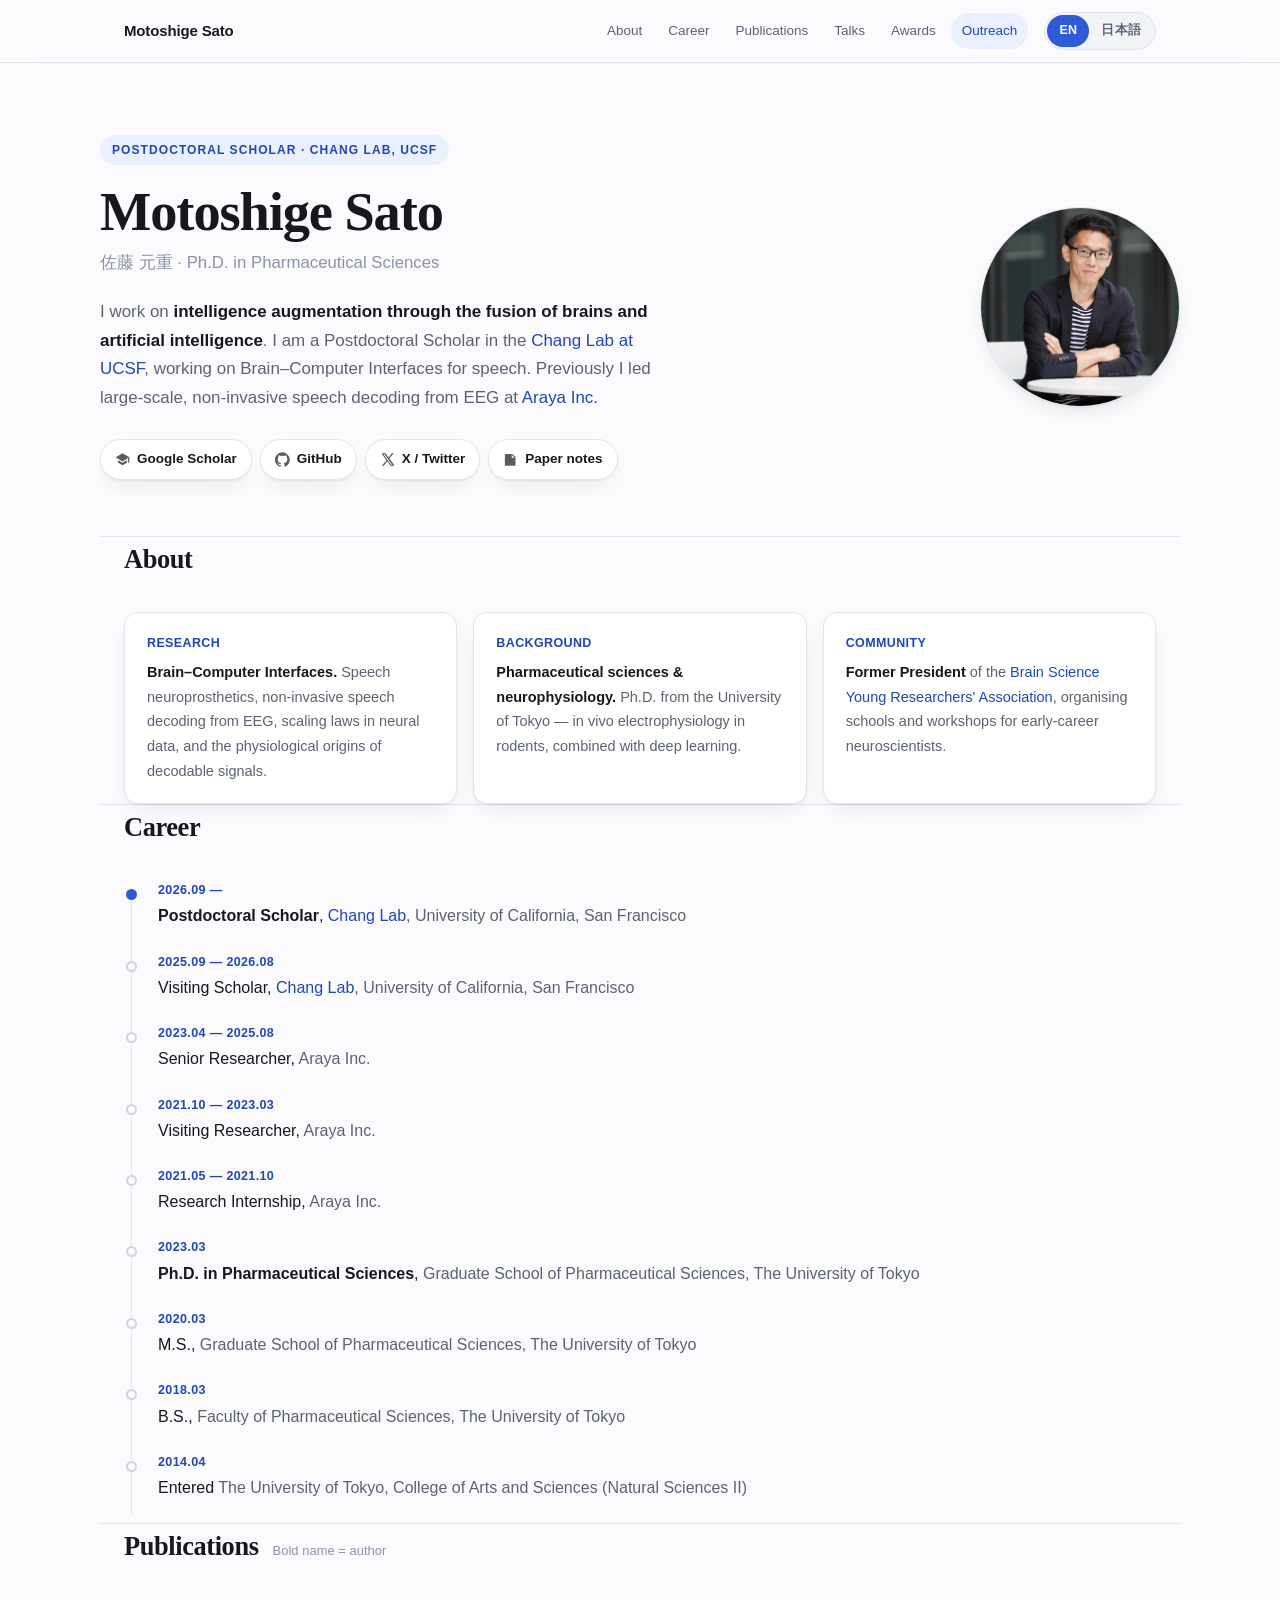
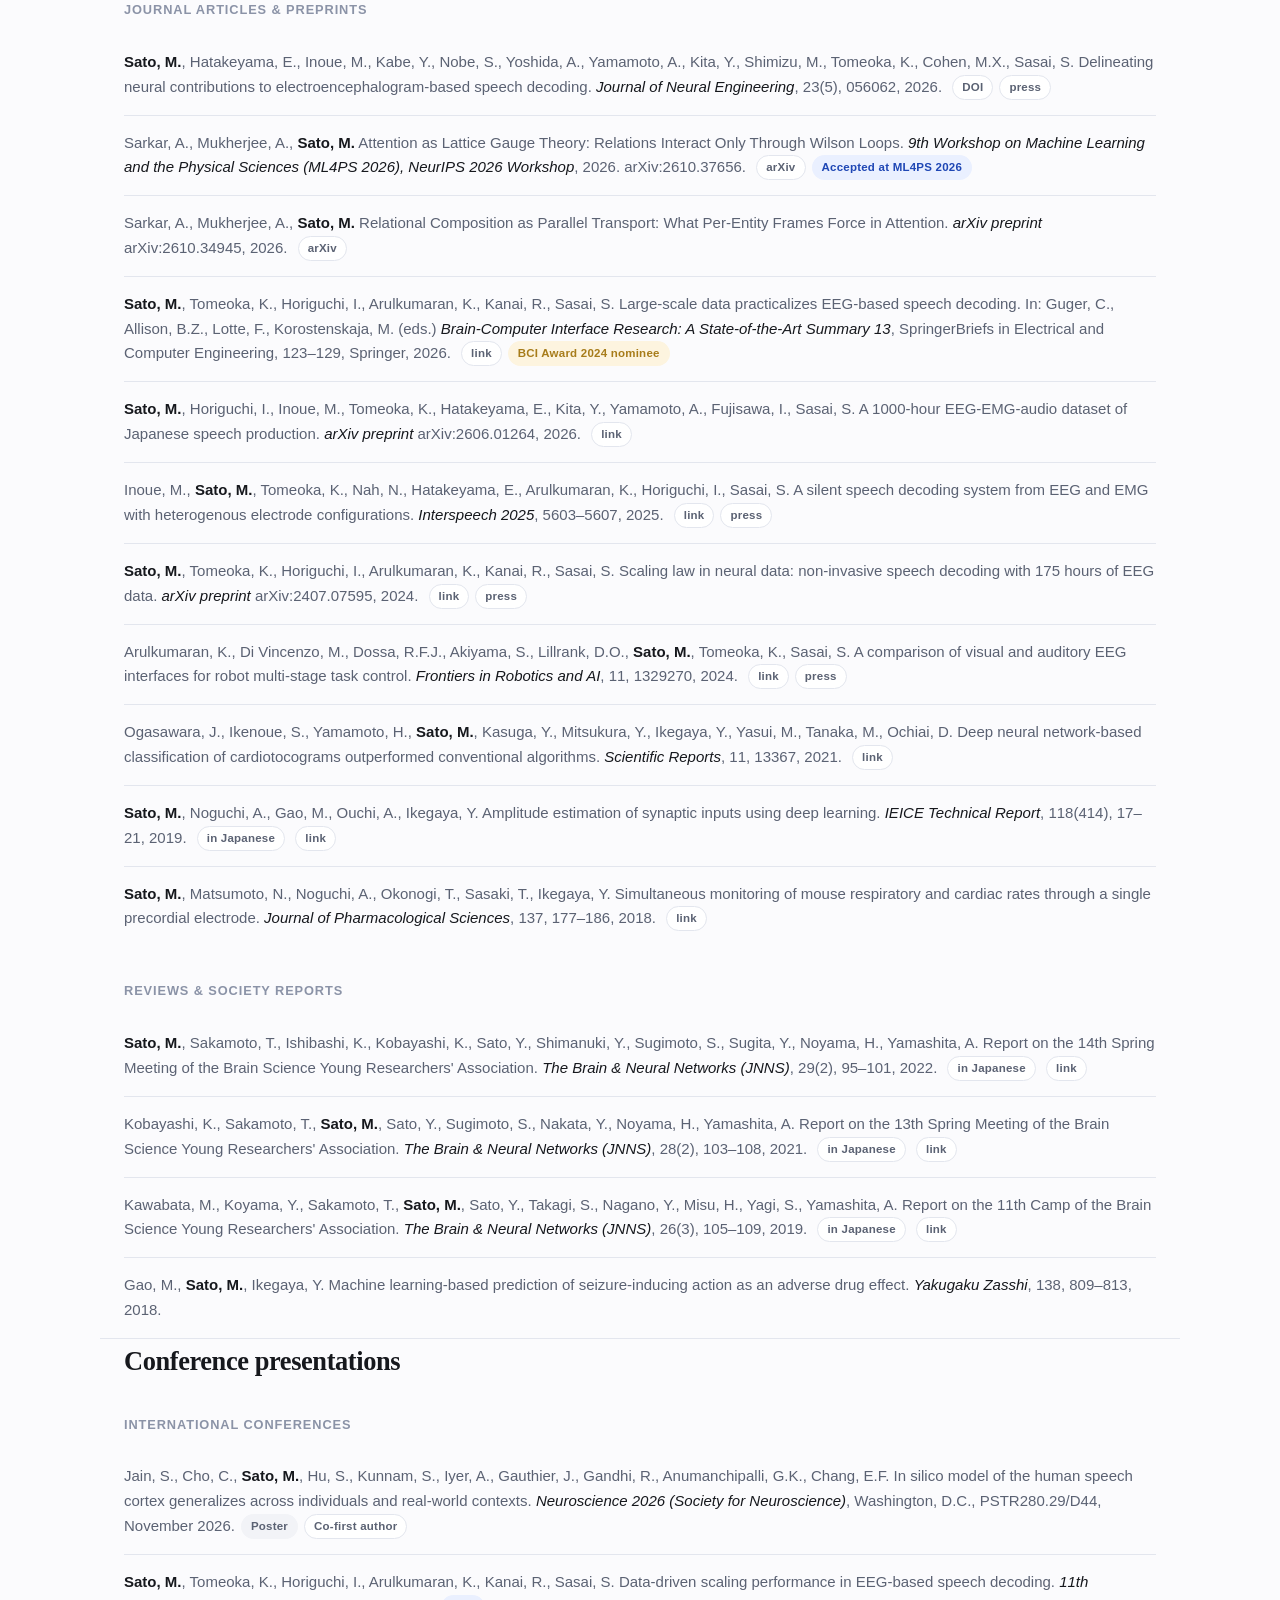
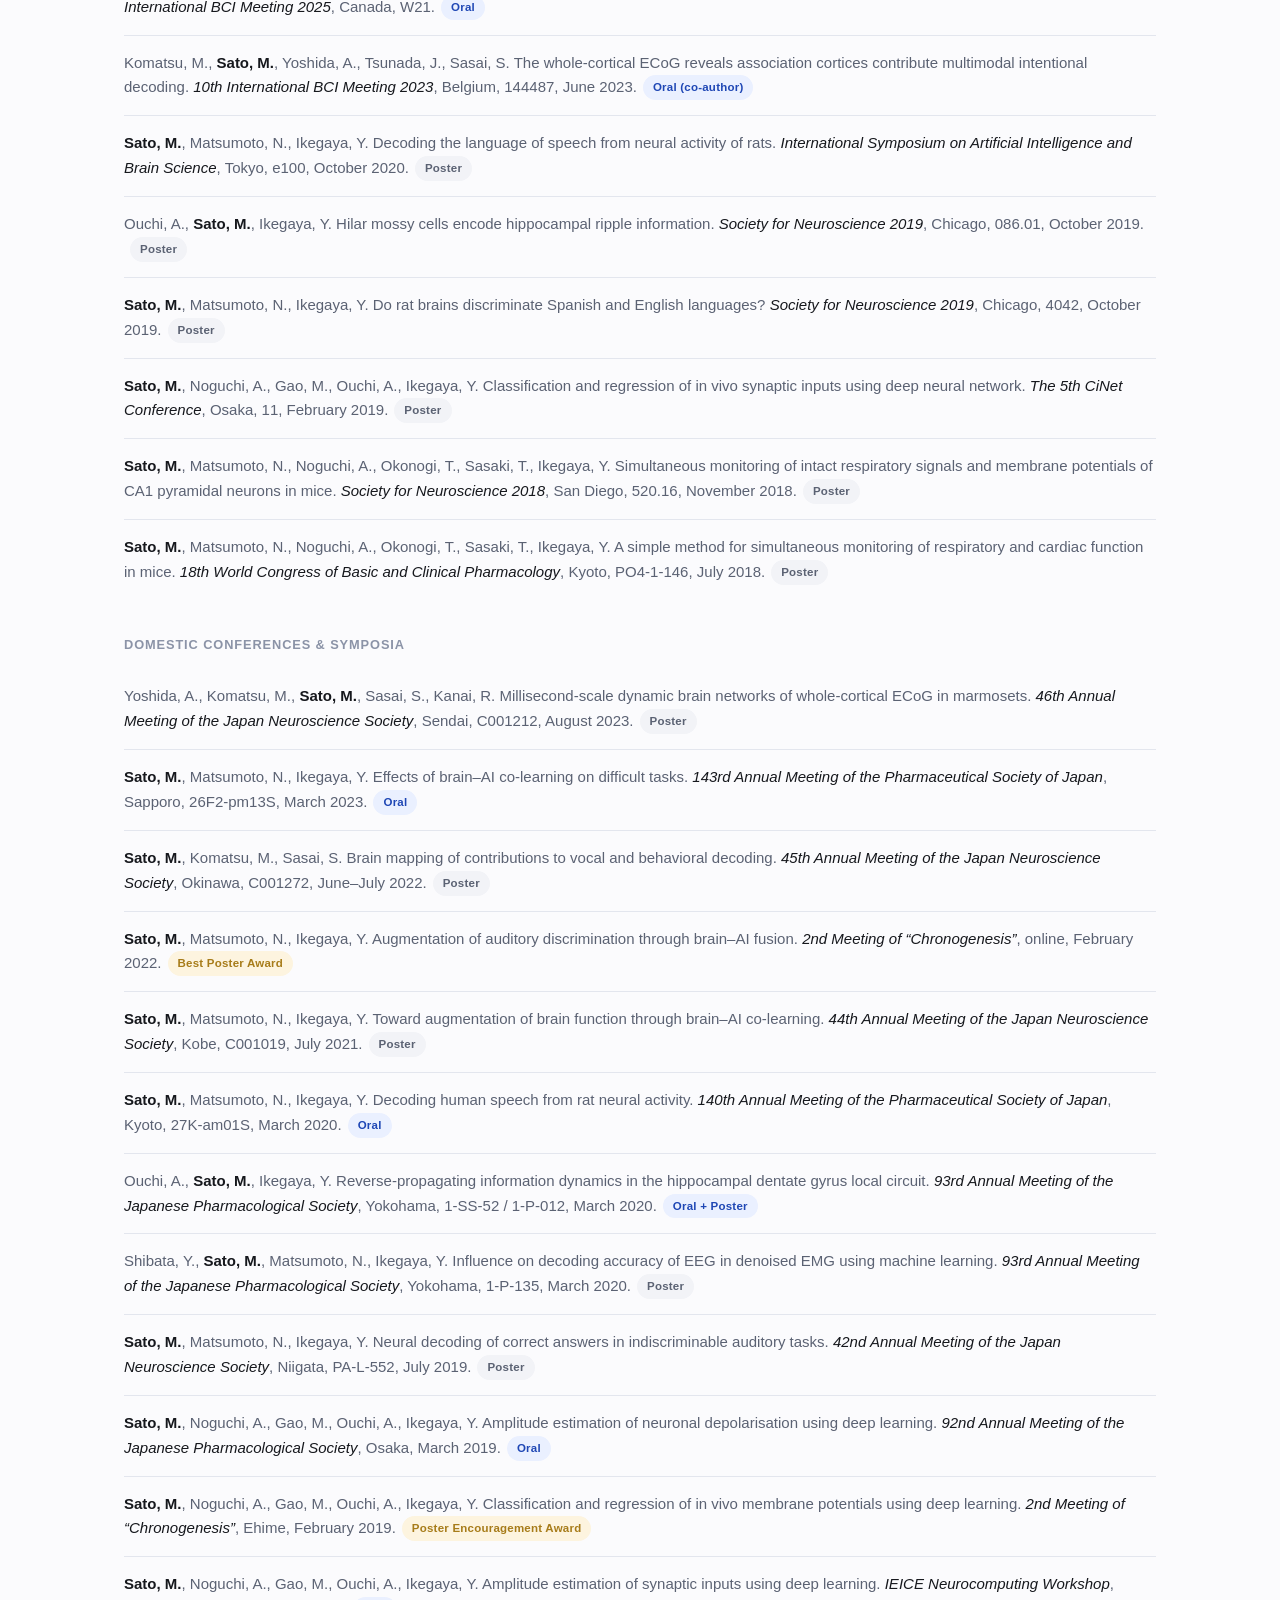
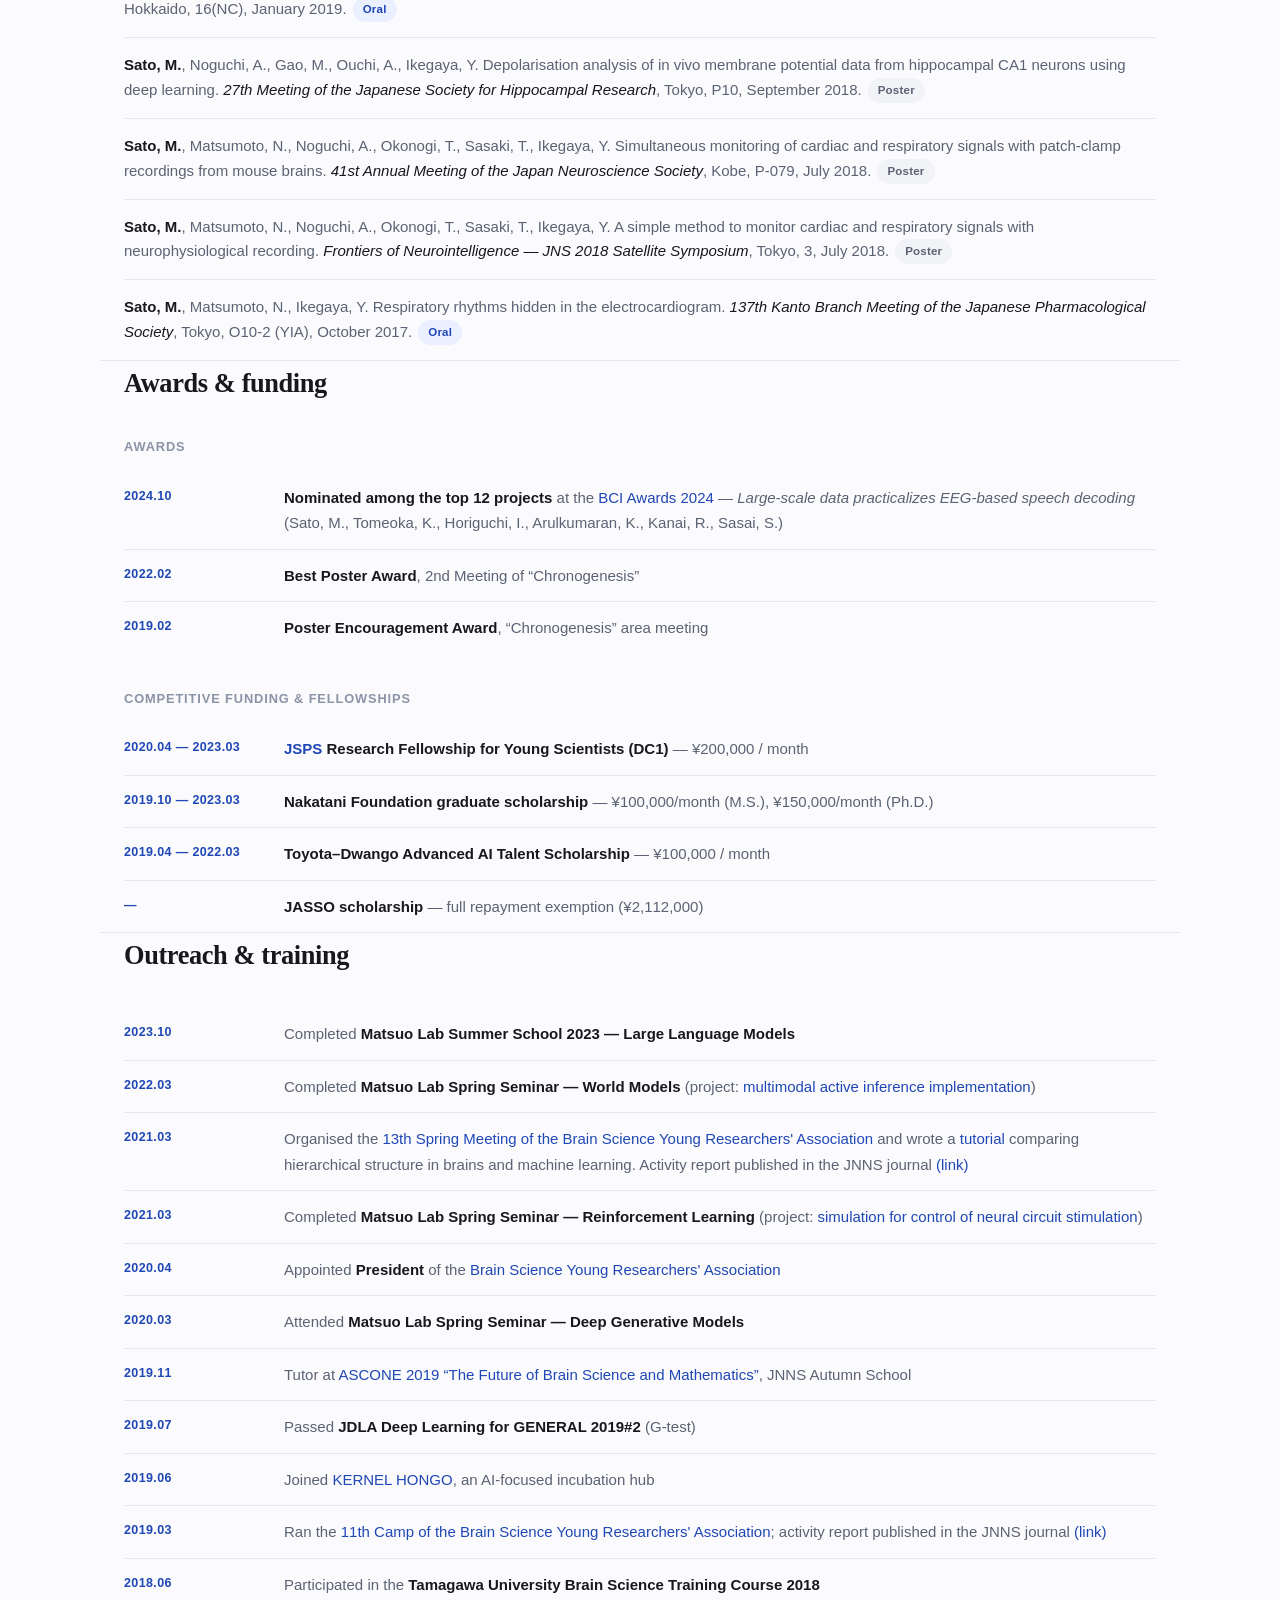
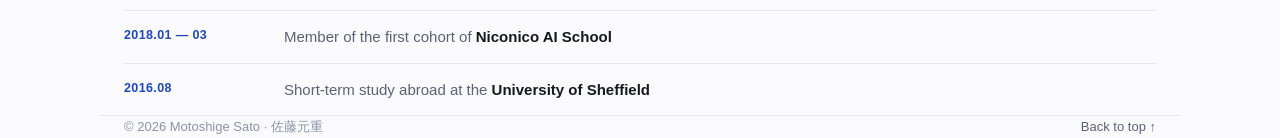
<file: index.html>
<!DOCTYPE html>
<html lang="en" data-lang="en">
<head>
<meta charset="utf-8">
<meta name="viewport" content="width=device-width, initial-scale=1">
<title>Motoshige Sato | 佐藤元重</title>
<meta name="description" content="Motoshige Sato (佐藤元重) — Postdoctoral Scholar, Chang Lab, UCSF. Brain-Computer Interfaces, speech decoding, and intelligence augmentation.">
<meta property="og:title" content="Motoshige Sato | 佐藤元重">
<meta property="og:description" content="Postdoctoral Scholar, Chang Lab, UCSF — Brain–Computer Interfaces and speech decoding.">
<meta property="og:type" content="website">
<meta property="og:image" content="face.jpg">
<link rel="icon" href="data:image/svg+xml,<svg xmlns='http://www.w3.org/2000/svg' viewBox='0 0 100 100'><text y='.9em' font-size='90'>&#129504;</text></svg>">
<style>
:root{
  --bg:#fbfbfd; --bg-soft:#ffffff; --bg-sunk:#f2f3f7;
  --fg:#16181d; --fg-muted:#5b6273; --fg-faint:#8b93a7;
  --line:#e3e6ee; --line-strong:#cfd4e2;
  --accent:#2f5bd7; --accent-soft:#eaf0ff; --accent-fg:#1f47b5;
  --gold:#a77c1a; --gold-soft:#fdf4df;
  --radius:14px;
  --shadow:0 1px 2px rgba(18,22,38,.05),0 8px 24px -12px rgba(18,22,38,.18);
  --maxw:1080px;
  --sans:"Inter","Helvetica Neue",Arial,"Hiragino Kaku Gothic ProN","Hiragino Sans","Noto Sans JP","Yu Gothic UI","Meiryo",sans-serif;
  --serif:"Iowan Old Style","Palatino Linotype",Georgia,"Yu Mincho",serif;
}
@media (prefers-color-scheme:dark){
  :root{
    --bg:#0e1016; --bg-soft:#151922; --bg-sunk:#1b202b;
    --fg:#e8ebf2; --fg-muted:#a4acbe; --fg-faint:#79819a;
    --line:#252b38; --line-strong:#333b4d;
    --accent:#5f83f0; --accent-soft:#1a2340; --accent-fg:#9db4ff;
    --gold:#e0b95c; --gold-soft:#2a2312;
    --shadow:0 1px 2px rgba(0,0,0,.4),0 10px 30px -14px rgba(0,0,0,.7);
  }
}
*,*::before,*::after{box-sizing:border-box}
html{scroll-behavior:smooth;scroll-padding-top:88px;-webkit-text-size-adjust:100%}
body{
  margin:0;background:var(--bg);color:var(--fg);
  font-family:var(--sans);font-size:16px;line-height:1.7;
  -webkit-font-smoothing:antialiased;
}
html[data-lang="en"] [data-l="ja"]{display:none !important}
html[data-lang="ja"] [data-l="en"]{display:none !important}
a{color:var(--accent-fg);text-decoration:none}
a:hover{text-decoration:underline;text-underline-offset:3px}
.wrap{max-width:var(--maxw);margin:0 auto;padding:0 24px}

/* ---------- header ---------- */
.topbar{
  position:sticky;top:0;z-index:50;
  background:var(--bg);
  border-bottom:1px solid var(--line);
}
@supports ((backdrop-filter:blur(1px)) or (-webkit-backdrop-filter:blur(1px))){
  .topbar{
    background:color-mix(in srgb,var(--bg) 82%,transparent);
    backdrop-filter:saturate(180%) blur(14px);
    -webkit-backdrop-filter:saturate(180%) blur(14px);
  }
}
.topbar .wrap{display:flex;align-items:center;gap:16px;height:62px}
.brand{font-weight:650;letter-spacing:-.01em;font-size:15px;color:var(--fg);white-space:nowrap}
.brand:hover{text-decoration:none}
.nav{display:flex;gap:4px;margin-left:auto;flex-wrap:wrap}
.nav a{
  font-size:13.5px;color:var(--fg-muted);padding:7px 11px;border-radius:999px;
  transition:background .15s,color .15s;white-space:nowrap;
}
.nav a:hover{background:var(--bg-sunk);color:var(--fg);text-decoration:none}
.nav a.active{color:var(--accent-fg);background:var(--accent-soft)}
.langtoggle{
  display:inline-flex;align-items:center;background:var(--bg-sunk);
  border:1px solid var(--line);border-radius:999px;padding:2px;flex:none;margin-left:auto;
}
.nav + .langtoggle{margin-left:0}
.langtoggle button{
  font:inherit;font-size:12.5px;font-weight:600;letter-spacing:.02em;
  border:0;background:transparent;color:var(--fg-muted);
  padding:5px 12px;border-radius:999px;cursor:pointer;transition:.15s;
}
.langtoggle button[aria-pressed="true"]{background:var(--accent);color:#fff}
.langtoggle button:hover:not([aria-pressed="true"]){color:var(--fg)}

/* ---------- hero ---------- */
.hero{padding:72px 0 56px}
.hero-grid{display:grid;grid-template-columns:minmax(0,1fr) 200px;gap:48px;align-items:center}
.eyebrow{
  display:inline-block;font-size:12px;font-weight:650;letter-spacing:.09em;
  text-transform:uppercase;color:var(--accent-fg);background:var(--accent-soft);
  padding:5px 12px;border-radius:999px;margin-bottom:18px;
}
h1{
  font-family:var(--serif);font-weight:600;letter-spacing:-.02em;
  font-size:clamp(2.2rem,5.4vw,3.4rem);line-height:1.1;margin:0 0 6px;
}
.subname{font-size:1.05rem;color:var(--fg-faint);margin:0 0 20px;font-weight:500}
.lede{font-size:1.06rem;color:var(--fg-muted);margin:0 0 12px;max-width:62ch}
.lede strong{color:var(--fg);font-weight:600}
.portrait{
  width:200px;height:200px;border-radius:50%;object-fit:cover;
  border:1px solid var(--line);box-shadow:var(--shadow);justify-self:end;
}
.links{display:flex;flex-wrap:wrap;gap:8px;margin-top:26px}
.chip{
  display:inline-flex;align-items:center;gap:7px;
  font-size:13.5px;font-weight:550;color:var(--fg);
  background:var(--bg-soft);border:1px solid var(--line);
  padding:8px 14px;border-radius:999px;box-shadow:var(--shadow);
  transition:transform .15s,border-color .15s;
}
.chip:hover{text-decoration:none;transform:translateY(-1px);border-color:var(--line-strong)}
.chip svg{width:15px;height:15px;fill:currentColor;opacity:.7}

/* ---------- sections ---------- */
section{padding:52px 0;border-top:1px solid var(--line)}
.sec-head{display:flex;align-items:baseline;gap:14px;margin-bottom:30px;flex-wrap:wrap}
h2{font-family:var(--serif);font-size:1.65rem;font-weight:600;letter-spacing:-.015em;margin:0}
.sec-note{font-size:13px;color:var(--fg-faint)}
h3{
  font-size:.8rem;font-weight:680;letter-spacing:.07em;text-transform:uppercase;
  color:var(--fg-faint);margin:34px 0 14px;
}
h3:first-of-type{margin-top:0}

/* ---------- timeline ---------- */
.timeline{list-style:none;margin:0;padding:0;position:relative}
.timeline::before{content:"";position:absolute;left:7px;top:8px;bottom:8px;width:1px;background:var(--line)}
.timeline li{position:relative;padding:0 0 22px 34px}
.timeline li::before{
  content:"";position:absolute;left:2px;top:9px;width:11px;height:11px;border-radius:50%;
  background:var(--bg);border:2px solid var(--line-strong);
}
.timeline li.now::before{background:var(--accent);border-color:var(--accent)}
.when{display:block;font-size:12.5px;font-weight:650;letter-spacing:.03em;color:var(--accent-fg);margin-bottom:1px}
.what{display:block;color:var(--fg)}
.where{color:var(--fg-muted)}

/* ---------- publications ---------- */
.pubs{list-style:none;margin:0;padding:0}
.pubs li{
  padding:15px 0;border-bottom:1px solid var(--line);
  font-size:15px;line-height:1.65;color:var(--fg-muted);
}
.pubs li:last-child{border-bottom:0}
.pubs .me{font-style:normal;font-weight:680;color:var(--fg)}
.pubs .venue{font-style:italic;color:var(--fg)}
.tag{
  display:inline-flex;align-items:center;font-size:11.5px;font-weight:620;
  letter-spacing:.02em;padding:2px 9px;border-radius:999px;margin-left:6px;
  border:1px solid var(--line);background:var(--bg-soft);color:var(--fg-muted);
  vertical-align:1px;white-space:nowrap;
}
a.tag:hover{border-color:var(--accent);color:var(--accent-fg);text-decoration:none;background:var(--accent-soft)}
.tag.oral{border-color:transparent;background:var(--accent-soft);color:var(--accent-fg)}
.tag.poster{border-color:transparent;background:var(--bg-sunk);color:var(--fg-muted)}
.tag.prize{border-color:transparent;background:var(--gold-soft);color:var(--gold)}

/* ---------- cards ---------- */
.cards{display:grid;grid-template-columns:repeat(auto-fit,minmax(260px,1fr));gap:16px}
.card{
  background:var(--bg-soft);border:1px solid var(--line);border-radius:var(--radius);
  padding:20px 22px;box-shadow:var(--shadow);
}
.card .when{margin-bottom:6px}
.card p{margin:0;font-size:14.5px;color:var(--fg-muted)}
.card .hl{color:var(--fg);font-weight:600}

/* ---------- plain lists ---------- */
.plain{list-style:none;margin:0;padding:0}
.plain li{
  display:grid;grid-template-columns:142px minmax(0,1fr);gap:18px;
  padding:13px 0;border-bottom:1px solid var(--line);font-size:15px;
}
.plain li:last-child{border-bottom:0}
.plain .when{margin:0;padding-top:1px}
.plain .body{color:var(--fg-muted)}
.plain .body strong{color:var(--fg);font-weight:600}

/* ---------- footer ---------- */
footer{
  border-top:1px solid var(--line);padding:34px 0 56px;
  font-size:13px;color:var(--fg-faint);display:flex;gap:16px;
  flex-wrap:wrap;align-items:center;justify-content:space-between;
}
.totop{color:var(--fg-muted)}

@media (max-width:760px){
  .hero{padding:44px 0 36px}
  .hero-grid{grid-template-columns:1fr;gap:26px}
  .portrait{width:132px;height:132px;justify-self:start;order:-1}
  .nav{display:none}
  .plain li{grid-template-columns:1fr;gap:2px}
  .topbar .wrap{height:56px}
  section{padding:40px 0}
}
@media (prefers-reduced-motion:reduce){html{scroll-behavior:auto}*{transition:none !important}}
</style>
</head>
<body>

<header class="topbar">
  <div class="wrap">
    <a class="brand" href="#top">Motoshige&nbsp;Sato</a>
    <nav class="nav" id="nav">
      <a href="#about"><span data-l="en">About</span><span data-l="ja">概要</span></a>
      <a href="#career"><span data-l="en">Career</span><span data-l="ja">経歴</span></a>
      <a href="#publications"><span data-l="en">Publications</span><span data-l="ja">研究業績</span></a>
      <a href="#talks"><span data-l="en">Talks</span><span data-l="ja">学会発表</span></a>
      <a href="#awards"><span data-l="en">Awards</span><span data-l="ja">受賞・資金</span></a>
      <a href="#outreach"><span data-l="en">Outreach</span><span data-l="ja">対外活動</span></a>
    </nav>
    <div class="langtoggle" role="group" aria-label="Language / 言語">
      <button type="button" data-setlang="en" aria-pressed="true">EN</button>
      <button type="button" data-setlang="ja" aria-pressed="false">日本語</button>
    </div>
  </div>
</header>

<main id="top">

<div class="hero wrap">
  <div class="hero-grid">
    <div>
      <span class="eyebrow"><span data-l="en">Postdoctoral Scholar · Chang Lab, UCSF</span><span data-l="ja">Postdoctoral Scholar · UCSF Chang Lab</span></span>
      <h1><span data-l="en">Motoshige Sato</span><span data-l="ja">佐藤 元重</span></h1>
      <p class="subname"><span data-l="en">佐藤 元重 · Ph.D. in Pharmaceutical Sciences</span><span data-l="ja">Motoshige Sato · 薬科学博士</span></p>
      <p class="lede" data-l="en">I work on <strong>intelligence augmentation through the fusion of brains and artificial intelligence</strong>. I am a Postdoctoral Scholar in the <a href="https://changlab.ucsf.edu/" target="_blank" rel="noopener">Chang Lab at UCSF</a>, working on Brain&ndash;Computer Interfaces for speech. Previously I led large-scale, non-invasive speech decoding from EEG at <a href="https://www.araya.org/" target="_blank" rel="noopener">Araya Inc.</a></p>
      <p class="lede" data-l="ja">私は<strong>脳と人工知能の融合による知能拡張</strong>に興味があり、現在<a href="https://changlab.ucsf.edu/" target="_blank" rel="noopener">UCSF Chang Lab</a>のPostdoctoral Scholarとして、発話のためのBrain&ndash;Computer Interfaceの研究に取り組んでいます。以前は<a href="https://www.araya.org/" target="_blank" rel="noopener">株式会社アラヤ</a>で、大規模データを用いた非侵襲脳波からの音声デコーディングを推進していました。</p>
      <div class="links">
        <a class="chip" href="https://scholar.google.com/citations?user=72gm9BQAAAAJ&amp;hl=en" target="_blank" rel="noopener">
          <svg viewBox="0 0 24 24" aria-hidden="true"><path d="M12 2 1 8.5l11 6.5 9-5.32V17h2V8.5L12 2z"/><path d="M5 13.18v4L12 21l7-3.82v-4L12 17l-7-3.82z"/></svg>
          Google Scholar</a>
        <a class="chip" href="https://github.com/Motoshige496" target="_blank" rel="noopener">
          <svg viewBox="0 0 24 24" aria-hidden="true"><path d="M12 .5a12 12 0 0 0-3.79 23.4c.6.1.82-.26.82-.58v-2.2c-3.34.73-4.04-1.6-4.04-1.6-.55-1.4-1.34-1.77-1.34-1.77-1.1-.75.08-.73.08-.73 1.2.09 1.84 1.24 1.84 1.24 1.07 1.84 2.8 1.3 3.49 1 .1-.78.42-1.31.76-1.61-2.67-.3-5.47-1.34-5.47-5.96 0-1.32.47-2.4 1.24-3.24-.12-.3-.54-1.52.12-3.18 0 0 1-.32 3.3 1.24a11.4 11.4 0 0 1 6 0c2.3-1.56 3.3-1.24 3.3-1.24.66 1.66.24 2.88.12 3.18.77.84 1.24 1.92 1.24 3.24 0 4.63-2.8 5.65-5.48 5.95.43.37.81 1.1.81 2.22v3.29c0 .32.22.69.83.58A12 12 0 0 0 12 .5z"/></svg>
          GitHub</a>
        <a class="chip" href="https://twitter.com/Motoshige_Sato" target="_blank" rel="noopener">
          <svg viewBox="0 0 24 24" aria-hidden="true"><path d="M18.9 2H22l-7 8 8.2 12h-6.4l-5-7.3L5.9 22H2.8l7.5-8.6L2.4 2h6.6l4.5 6.6L18.9 2zm-1.1 18.2h1.7L7.3 3.7H5.5l12.3 16.5z"/></svg>
          X / Twitter</a>
        <a class="chip" href="https://scrapbox.io/phoenix20140310-40504414/" target="_blank" rel="noopener">
          <svg viewBox="0 0 24 24" aria-hidden="true"><path d="M4 3h11l5 5v13a1 1 0 0 1-1 1H4a1 1 0 0 1-1-1V4a1 1 0 0 1 1-1zm10 1.5V9h4.5L14 4.5zM6.5 12h11v1.6h-11V12zm0 3.4h11V17h-11v-1.6z"/></svg>
          <span data-l="en">Paper notes</span><span data-l="ja">論文紹介</span></a>
      </div>
    </div>
    <img class="portrait" src="face.jpg" alt="Motoshige Sato" width="200" height="200">
  </div>
</div>

<section id="about" class="wrap">
  <div class="sec-head">
    <h2><span data-l="en">About</span><span data-l="ja">概要</span></h2>
  </div>
  <div class="cards">
    <div class="card">
      <span class="when"><span data-l="en">RESEARCH</span><span data-l="ja">研究</span></span>
      <p data-l="en"><span class="hl">Brain&ndash;Computer Interfaces.</span> Speech neuroprosthetics, non-invasive speech decoding from EEG, scaling laws in neural data, and the physiological origins of decodable signals.</p>
      <p data-l="ja"><span class="hl">Brain&ndash;Computer Interface：</span>発話神経補綴、脳波からの非侵襲音声デコーディング、神経データにおけるスケーリング則、デコード可能な信号の生理学的起源。</p>
    </div>
    <div class="card">
      <span class="when"><span data-l="en">BACKGROUND</span><span data-l="ja">バックグラウンド</span></span>
      <p data-l="en"><span class="hl">Pharmaceutical sciences &amp; neurophysiology.</span> Ph.D. from the University of Tokyo &mdash; in vivo electrophysiology in rodents, combined with deep learning.</p>
      <p data-l="ja"><span class="hl">薬科学・神経生理学：</span>東京大学で博士号を取得。げっ歯類のin vivo電気生理と深層学習を組み合わせた研究に従事。</p>
    </div>
    <div class="card">
      <span class="when"><span data-l="en">COMMUNITY</span><span data-l="ja">コミュニティ</span></span>
      <p data-l="en"><span class="hl">Former President</span> of the <a href="http://brainsci.jp/" target="_blank" rel="noopener">Brain Science Young Researchers' Association</a>, organising schools and workshops for early-career neuroscientists.</p>
      <p data-l="ja"><span class="hl">元会長：</span><a href="http://brainsci.jp/" target="_blank" rel="noopener">脳科学若手の会</a>。若手研究者向けの研究会・ワークショップを企画・運営。</p>
    </div>
  </div>
</section>

<section id="career" class="wrap">
  <div class="sec-head">
    <h2><span data-l="en">Career</span><span data-l="ja">経歴</span></h2>
  </div>
  <ul class="timeline">
    <li class="now">
      <span class="when">2026.09 &mdash;</span>
      <span class="what" data-l="en"><strong>Postdoctoral Scholar</strong>, <span class="where"><a href="https://changlab.ucsf.edu/" target="_blank" rel="noopener">Chang Lab</a>, University of California, San Francisco</span></span>
      <span class="what" data-l="ja"><strong>Postdoctoral Scholar</strong>、<span class="where"><a href="https://changlab.ucsf.edu/" target="_blank" rel="noopener">UCSF Chang Lab</a>（カリフォルニア大学サンフランシスコ校）</span></span>
    </li>
    <li>
      <span class="when">2025.09 &mdash; 2026.08</span>
      <span class="what" data-l="en">Visiting Scholar, <span class="where"><a href="https://changlab.ucsf.edu/" target="_blank" rel="noopener">Chang Lab</a>, University of California, San Francisco</span></span>
      <span class="what" data-l="ja">Visiting Scholar、<span class="where"><a href="https://changlab.ucsf.edu/" target="_blank" rel="noopener">UCSF Chang Lab</a></span></span>
    </li>
    <li>
      <span class="when">2023.04 &mdash; 2025.08</span>
      <span class="what" data-l="en">Senior Researcher, <span class="where">Araya Inc.</span></span>
      <span class="what" data-l="ja">Senior Researcher、<span class="where">株式会社アラヤ</span></span>
    </li>
    <li>
      <span class="when">2021.10 &mdash; 2023.03</span>
      <span class="what" data-l="en">Visiting Researcher, <span class="where">Araya Inc.</span></span>
      <span class="what" data-l="ja">客員研究員、<span class="where">株式会社アラヤ</span></span>
    </li>
    <li>
      <span class="when">2021.05 &mdash; 2021.10</span>
      <span class="what" data-l="en">Research Internship, <span class="where">Araya Inc.</span></span>
      <span class="what" data-l="ja">インターンシップ、<span class="where">株式会社アラヤ</span></span>
    </li>
    <li>
      <span class="when">2023.03</span>
      <span class="what" data-l="en"><strong>Ph.D. in Pharmaceutical Sciences</strong>, <span class="where">Graduate School of Pharmaceutical Sciences, The University of Tokyo</span></span>
      <span class="what" data-l="ja"><strong>博士課程 修了</strong>、<span class="where">東京大学大学院薬学系研究科 薬科学専攻</span></span>
    </li>
    <li>
      <span class="when">2020.03</span>
      <span class="what" data-l="en">M.S., <span class="where">Graduate School of Pharmaceutical Sciences, The University of Tokyo</span></span>
      <span class="what" data-l="ja">修士課程 修了、<span class="where">東京大学大学院薬学系研究科 薬科学専攻</span></span>
    </li>
    <li>
      <span class="when">2018.03</span>
      <span class="what" data-l="en">B.S., <span class="where">Faculty of Pharmaceutical Sciences, The University of Tokyo</span></span>
      <span class="what" data-l="ja">卒業、<span class="where">東京大学薬学部 薬科学科</span></span>
    </li>
    <li>
      <span class="when">2014.04</span>
      <span class="what" data-l="en">Entered <span class="where">The University of Tokyo, College of Arts and Sciences (Natural Sciences II)</span></span>
      <span class="what" data-l="ja">入学、<span class="where">東京大学教養学部 理科二類</span></span>
    </li>
  </ul>
</section>

<section id="publications" class="wrap">
  <div class="sec-head">
    <h2><span data-l="en">Publications</span><span data-l="ja">研究業績</span></h2>
    <span class="sec-note"><span data-l="en">Bold name = author</span><span data-l="ja">太字は本人</span></span>
  </div>

  <h3><span data-l="en">Journal articles &amp; preprints</span><span data-l="ja">学術雑誌等に発表した論文、著書</span></h3>
  <ul class="pubs">
    <li><em class="me">Sato, M.</em>, Hatakeyama, E., Inoue, M., Kabe, Y., Nobe, S., Yoshida, A., Yamamoto, A., Kita, Y., Shimizu, M., Tomeoka, K., Cohen, M.X., Sasai, S. Delineating neural contributions to electroencephalogram-based speech decoding. <span class="venue">Journal of Neural Engineering</span>, 23(5), 056062, 2026.
      <a class="tag" href="https://doi.org/10.1088/1741-2552/aeb68d" target="_blank" rel="noopener">DOI</a><a class="tag" href="https://www.araya.org/publications/news20230512/" target="_blank" rel="noopener"><span data-l="en">press</span><span data-l="ja">解説記事</span></a></li>
    <li>Sarkar, A., Mukherjee, A., <em class="me">Sato, M.</em> Attention as Lattice Gauge Theory: Relations Interact Only Through Wilson Loops. <span class="venue">9th Workshop on Machine Learning and the Physical Sciences (ML4PS 2026), NeurIPS 2026 Workshop</span>, 2026. arXiv:2610.37656.
      <a class="tag" href="https://arxiv.org/abs/2610.37656" target="_blank" rel="noopener">arXiv</a><span class="tag oral"><span data-l="en">Accepted at ML4PS 2026</span><span data-l="ja">ML4PS 2026 採択</span></span></li>
    <li>Sarkar, A., Mukherjee, A., <em class="me">Sato, M.</em> Relational Composition as Parallel Transport: What Per-Entity Frames Force in Attention. <span class="venue">arXiv preprint</span> arXiv:2610.34945, 2026.
      <a class="tag" href="https://arxiv.org/abs/2610.34945" target="_blank" rel="noopener">arXiv</a></li>
    <li><em class="me">Sato, M.</em>, Tomeoka, K., Horiguchi, I., Arulkumaran, K., Kanai, R., Sasai, S. Large-scale data practicalizes EEG-based speech decoding. In: Guger, C., Allison, B.Z., Lotte, F., Korostenskaja, M. (eds.) <span class="venue">Brain-Computer Interface Research: A State-of-the-Art Summary 13</span>, SpringerBriefs in Electrical and Computer Engineering, 123&ndash;129, Springer, 2026.
      <a class="tag" href="https://doi.org/10.1007/978-3-032-25828-1_13" target="_blank" rel="noopener">link</a><span class="tag prize"><span data-l="en">BCI Award 2024 nominee</span><span data-l="ja">BCI Award 2024 ノミネート</span></span></li>
    <li><em class="me">Sato, M.</em>, Horiguchi, I., Inoue, M., Tomeoka, K., Hatakeyama, E., Kita, Y., Yamamoto, A., Fujisawa, I., Sasai, S. A 1000-hour EEG-EMG-audio dataset of Japanese speech production. <span class="venue">arXiv preprint</span> arXiv:2606.01264, 2026.
      <a class="tag" href="https://arxiv.org/abs/2606.01264" target="_blank" rel="noopener">link</a></li>
    <li>Inoue, M., <em class="me">Sato, M.</em>, Tomeoka, K., Nah, N., Hatakeyama, E., Arulkumaran, K., Horiguchi, I., Sasai, S. A silent speech decoding system from EEG and EMG with heterogenous electrode configurations. <span class="venue">Interspeech 2025</span>, 5603&ndash;5607, 2025.
      <a class="tag" href="https://www.isca-archive.org/interspeech_2025/inoue25b_interspeech.html" target="_blank" rel="noopener">link</a><a class="tag" href="https://lp.araya.org/posts/20250623" target="_blank" rel="noopener"><span data-l="en">press</span><span data-l="ja">解説記事</span></a></li>
    <li><em class="me">Sato, M.</em>, Tomeoka, K., Horiguchi, I., Arulkumaran, K., Kanai, R., Sasai, S. Scaling law in neural data: non-invasive speech decoding with 175 hours of EEG data. <span class="venue">arXiv preprint</span> arXiv:2407.07595, 2024.
      <a class="tag" href="https://arxiv.org/abs/2407.07595" target="_blank" rel="noopener">link</a><a class="tag" href="https://www.araya.org/publications/news20240716/" target="_blank" rel="noopener"><span data-l="en">press</span><span data-l="ja">解説記事</span></a></li>
    <li>Arulkumaran, K., Di Vincenzo, M., Dossa, R.F.J., Akiyama, S., Lillrank, D.O., <em class="me">Sato, M.</em>, Tomeoka, K., Sasai, S. A comparison of visual and auditory EEG interfaces for robot multi-stage task control. <span class="venue">Frontiers in Robotics and AI</span>, 11, 1329270, 2024.
      <a class="tag" href="https://www.frontiersin.org/journals/robotics-and-ai/articles/10.3389/frobt.2024.1329270/full" target="_blank" rel="noopener">link</a><a class="tag" href="https://www.araya.org/publications/news20230728/" target="_blank" rel="noopener"><span data-l="en">press</span><span data-l="ja">解説記事</span></a></li>
    <li>Ogasawara, J., Ikenoue, S., Yamamoto, H., <em class="me">Sato, M.</em>, Kasuga, Y., Mitsukura, Y., Ikegaya, Y., Yasui, M., Tanaka, M., Ochiai, D. Deep neural network-based classification of cardiotocograms outperformed conventional algorithms. <span class="venue">Scientific Reports</span>, 11, 13367, 2021.
      <a class="tag" href="https://www.nature.com/articles/s41598-021-92805-9" target="_blank" rel="noopener">link</a></li>
    <li><span data-l="en"><em class="me">Sato, M.</em>, Noguchi, A., Gao, M., Ouchi, A., Ikegaya, Y. Amplitude estimation of synaptic inputs using deep learning. <span class="venue">IEICE Technical Report</span>, 118(414), 17&ndash;21, 2019. <span class="tag">in Japanese</span></span><span data-l="ja"><em class="me">佐藤元重</em>、野口朝子、高夢璇、大内彩子、池谷裕二、深層学習を用いたシナプス入力の振幅推定、<span class="venue">電子情報通信学会技術研究報告</span>、118(414), 17&ndash;21, 2019.</span>
      <a class="tag" href="https://www.ieice.org/publications/ken/summary.php?contribution_id=99745" target="_blank" rel="noopener">link</a></li>
    <li><em class="me">Sato, M.</em>, Matsumoto, N., Noguchi, A., Okonogi, T., Sasaki, T., Ikegaya, Y. Simultaneous monitoring of mouse respiratory and cardiac rates through a single precordial electrode. <span class="venue">Journal of Pharmacological Sciences</span>, 137, 177&ndash;186, 2018.
      <a class="tag" href="https://www.sciencedirect.com/science/article/pii/S1347861318301117?via%3Dihub" target="_blank" rel="noopener">link</a></li>
  </ul>

  <h3><span data-l="en">Reviews &amp; society reports</span><span data-l="ja">学術雑誌における総説</span></h3>
  <ul class="pubs">
    <li><span data-l="en"><em class="me">Sato, M.</em>, Sakamoto, T., Ishibashi, K., Kobayashi, K., Sato, Y., Shimanuki, Y., Sugimoto, S., Sugita, Y., Noyama, H., Yamashita, A. Report on the 14th Spring Meeting of the Brain Science Young Researchers' Association. <span class="venue">The Brain &amp; Neural Networks (JNNS)</span>, 29(2), 95&ndash;101, 2022. <span class="tag">in Japanese</span></span><span data-l="ja"><em class="me">佐藤元重</em>、坂本嵩、石橋佳奈、小林憲司、佐藤由宇、嶋貫悠、杉本翔哉、杉田祐輔、野山大樹、山下愛博、2022年度時限研究会実施報告　脳科学若手の会第14回 春の研究会、<span class="venue">日本神経回路学会誌</span>、29(2), 95&ndash;101, 2022.</span>
      <a class="tag" href="https://www.jstage.jst.go.jp/article/jnns/29/2/29_95/_pdf/-char/ja" target="_blank" rel="noopener">link</a></li>
    <li><span data-l="en">Kobayashi, K., Sakamoto, T., <em class="me">Sato, M.</em>, Sato, Y., Sugimoto, S., Nakata, Y., Noyama, H., Yamashita, A. Report on the 13th Spring Meeting of the Brain Science Young Researchers' Association. <span class="venue">The Brain &amp; Neural Networks (JNNS)</span>, 28(2), 103&ndash;108, 2021. <span class="tag">in Japanese</span></span><span data-l="ja">小林憲司、坂本嵩、<em class="me">佐藤元重</em>、佐藤由宇、杉本翔哉、中田康史、野山大樹、山下愛博、2021年度時限研究会実施報告　脳科学若手の会第13回 春の研究会、<span class="venue">日本神経回路学会誌</span>、28(2), 103&ndash;108, 2021.</span>
      <a class="tag" href="https://www.jstage.jst.go.jp/article/jnns/28/2/28_103/_pdf/-char/en" target="_blank" rel="noopener">link</a></li>
    <li><span data-l="en">Kawabata, M., Koyama, Y., Sakamoto, T., <em class="me">Sato, M.</em>, Sato, Y., Takagi, S., Nagano, Y., Misu, H., Yagi, S., Yamashita, A. Report on the 11th Camp of the Brain Science Young Researchers' Association. <span class="venue">The Brain &amp; Neural Networks (JNNS)</span>, 26(3), 105&ndash;109, 2019. <span class="tag">in Japanese</span></span><span data-l="ja">川端政則、小山雄太郎、坂本嵩、<em class="me">佐藤元重</em>、佐藤由宇、高木志郎、長野祥大、三須宏武、八木佐一郎、山下愛博、2019年度時限研究会実施報告　脳科学若手の会第11回合宿、<span class="venue">日本神経回路学会誌</span>、26(3), 105&ndash;109, 2019.</span>
      <a class="tag" href="https://www.jstage.jst.go.jp/article/jnns/26/3/26_105/_pdf/-char/ja" target="_blank" rel="noopener">link</a></li>
    <li>Gao, M., <em class="me">Sato, M.</em>, Ikegaya, Y. Machine learning-based prediction of seizure-inducing action as an adverse drug effect. <span class="venue">Yakugaku Zasshi</span>, 138, 809&ndash;813, 2018.</li>
  </ul>
</section>

<section id="talks" class="wrap">
  <div class="sec-head">
    <h2><span data-l="en">Conference presentations</span><span data-l="ja">学会発表</span></h2>
  </div>

  <h3><span data-l="en">International conferences</span><span data-l="ja">国際会議における発表</span></h3>
  <ul class="pubs">
    <li>Jain, S., Cho, C., <em class="me">Sato, M.</em>, Hu, S., Kunnam, S., Iyer, A., Gauthier, J., Gandhi, R., Anumanchipalli, G.K., Chang, E.F. In silico model of the human speech cortex generalizes across individuals and real-world contexts. <span class="venue">Neuroscience 2026 (Society for Neuroscience)</span>, Washington, D.C., PSTR280.29/D44, November 2026.<span class="tag poster"><span data-l="en">Poster</span><span data-l="ja">ポスター</span></span><span class="tag"><span data-l="en">Co-first author</span><span data-l="ja">共同筆頭著者</span></span></li>
    <li><em class="me">Sato, M.</em>, Tomeoka, K., Horiguchi, I., Arulkumaran, K., Kanai, R., Sasai, S. Data-driven scaling performance in EEG-based speech decoding. <span class="venue">11th International BCI Meeting 2025</span>, Canada, W21.<span class="tag oral"><span data-l="en">Oral</span><span data-l="ja">口頭発表</span></span></li>
    <li>Komatsu, M., <em class="me">Sato, M.</em>, Yoshida, A., Tsunada, J., Sasai, S. The whole-cortical ECoG reveals association cortices contribute multimodal intentional decoding. <span class="venue">10th International BCI Meeting 2023</span>, Belgium, 144487, June 2023.<span class="tag oral"><span data-l="en">Oral (co-author)</span><span data-l="ja">口頭発表（共著）</span></span></li>
    <li><em class="me">Sato, M.</em>, Matsumoto, N., Ikegaya, Y. Decoding the language of speech from neural activity of rats. <span class="venue">International Symposium on Artificial Intelligence and Brain Science</span>, Tokyo, e100, October 2020.<span class="tag poster"><span data-l="en">Poster</span><span data-l="ja">ポスター</span></span></li>
    <li>Ouchi, A., <em class="me">Sato, M.</em>, Ikegaya, Y. Hilar mossy cells encode hippocampal ripple information. <span class="venue">Society for Neuroscience 2019</span>, Chicago, 086.01, October 2019.<span class="tag poster"><span data-l="en">Poster</span><span data-l="ja">ポスター</span></span></li>
    <li><em class="me">Sato, M.</em>, Matsumoto, N., Ikegaya, Y. Do rat brains discriminate Spanish and English languages? <span class="venue">Society for Neuroscience 2019</span>, Chicago, 4042, October 2019.<span class="tag poster"><span data-l="en">Poster</span><span data-l="ja">ポスター</span></span></li>
    <li><em class="me">Sato, M.</em>, Noguchi, A., Gao, M., Ouchi, A., Ikegaya, Y. Classification and regression of in vivo synaptic inputs using deep neural network. <span class="venue">The 5th CiNet Conference</span>, Osaka, 11, February 2019.<span class="tag poster"><span data-l="en">Poster</span><span data-l="ja">ポスター</span></span></li>
    <li><em class="me">Sato, M.</em>, Matsumoto, N., Noguchi, A., Okonogi, T., Sasaki, T., Ikegaya, Y. Simultaneous monitoring of intact respiratory signals and membrane potentials of CA1 pyramidal neurons in mice. <span class="venue">Society for Neuroscience 2018</span>, San Diego, 520.16, November 2018.<span class="tag poster"><span data-l="en">Poster</span><span data-l="ja">ポスター</span></span></li>
    <li><em class="me">Sato, M.</em>, Matsumoto, N., Noguchi, A., Okonogi, T., Sasaki, T., Ikegaya, Y. A simple method for simultaneous monitoring of respiratory and cardiac function in mice. <span class="venue">18th World Congress of Basic and Clinical Pharmacology</span>, Kyoto, PO4-1-146, July 2018.<span class="tag poster"><span data-l="en">Poster</span><span data-l="ja">ポスター</span></span></li>
  </ul>

  <h3><span data-l="en">Domestic conferences &amp; symposia</span><span data-l="ja">国内学会・シンポジウムにおける発表</span></h3>
  <ul class="pubs">
    <li><span data-l="en">Yoshida, A., Komatsu, M., <em class="me">Sato, M.</em>, Sasai, S., Kanai, R. Millisecond-scale dynamic brain networks of whole-cortical ECoG in marmosets. <span class="venue">46th Annual Meeting of the Japan Neuroscience Society</span>, Sendai, C001212, August 2023.</span><span data-l="ja">吉田暁人、小松三佐子、<em class="me">佐藤元重</em>、笹井俊太朗、金井良太、Millisecond-scale dynamic brain networks of whole-cortical ECoG in marmosets、<span class="venue">第46回日本神経科学大会</span>（仙台）、2023年8月、C001212</span><span class="tag poster"><span data-l="en">Poster</span><span data-l="ja">ポスター</span></span></li>
    <li><span data-l="en"><em class="me">Sato, M.</em>, Matsumoto, N., Ikegaya, Y. Effects of brain&ndash;AI co-learning on difficult tasks. <span class="venue">143rd Annual Meeting of the Pharmaceutical Society of Japan</span>, Sapporo, 26F2-pm13S, March 2023.</span><span data-l="ja"><em class="me">佐藤元重</em>、松本信圭、池谷裕二、困難課題に対する脳-AI共学習の効果、<span class="venue">日本薬学会第143年会</span>（札幌）、2023年3月26日、26F2-pm13S</span><span class="tag oral"><span data-l="en">Oral</span><span data-l="ja">口頭発表</span></span></li>
    <li><span data-l="en"><em class="me">Sato, M.</em>, Komatsu, M., Sasai, S. Brain mapping of contributions to vocal and behavioral decoding. <span class="venue">45th Annual Meeting of the Japan Neuroscience Society</span>, Okinawa, C001272, June&ndash;July 2022.</span><span data-l="ja"><em class="me">佐藤元重</em>、小松三佐子、笹井俊太朗、Brain mapping of contributions to vocal and behavioral decoding、<span class="venue">第45回日本神経科学大会</span>（沖縄）、2022年6&ndash;7月、C001272</span><span class="tag poster"><span data-l="en">Poster</span><span data-l="ja">ポスター</span></span></li>
    <li><span data-l="en"><em class="me">Sato, M.</em>, Matsumoto, N., Ikegaya, Y. Augmentation of auditory discrimination through brain&ndash;AI fusion. <span class="venue">2nd Meeting of &ldquo;Chronogenesis&rdquo;</span>, online, February 2022.</span><span data-l="ja"><em class="me">佐藤元重</em>、松本信圭、池谷裕二、脳-AI融合による聴覚弁別能力の拡張、<span class="venue">「時間生成学」第二回領域会議</span>（オンライン）、2022年2月</span><span class="tag prize"><span data-l="en">Best Poster Award</span><span data-l="ja">ポスター発表優秀賞</span></span></li>
    <li><span data-l="en"><em class="me">Sato, M.</em>, Matsumoto, N., Ikegaya, Y. Toward augmentation of brain function through brain&ndash;AI co-learning. <span class="venue">44th Annual Meeting of the Japan Neuroscience Society</span>, Kobe, C001019, July 2021.</span><span data-l="ja"><em class="me">佐藤元重</em>、松本信圭、池谷裕二、Toward augmentation of brain function through brain-AI co-learning、<span class="venue">第44回日本神経科学大会</span>（神戸）、2021年7月、C001019</span><span class="tag poster"><span data-l="en">Poster</span><span data-l="ja">ポスター</span></span></li>
    <li><span data-l="en"><em class="me">Sato, M.</em>, Matsumoto, N., Ikegaya, Y. Decoding human speech from rat neural activity. <span class="venue">140th Annual Meeting of the Pharmaceutical Society of Japan</span>, Kyoto, 27K-am01S, March 2020.</span><span data-l="ja"><em class="me">佐藤元重</em>、松本信圭、池谷裕二、ラット神経活動からの人間の音声言語の復号化、<span class="venue">日本薬学会第140年会</span>（京都）、2020年3月28日、27K-am01S</span><span class="tag oral"><span data-l="en">Oral</span><span data-l="ja">口頭発表</span></span></li>
    <li><span data-l="en">Ouchi, A., <em class="me">Sato, M.</em>, Ikegaya, Y. Reverse-propagating information dynamics in the hippocampal dentate gyrus local circuit. <span class="venue">93rd Annual Meeting of the Japanese Pharmacological Society</span>, Yokohama, 1-SS-52 / 1-P-012, March 2020.</span><span data-l="ja">大内彩子、<em class="me">佐藤元重</em>、池谷裕二、海馬歯状回局所回路をリバースに伝播する脳情報動態の解明、<span class="venue">第93回日本薬理学会年会</span>（横浜）、2020年3月16日、1-SS-52 / 1-P-012</span><span class="tag oral"><span data-l="en">Oral + Poster</span><span data-l="ja">口頭・ポスター</span></span></li>
    <li><span data-l="en">Shibata, Y., <em class="me">Sato, M.</em>, Matsumoto, N., Ikegaya, Y. Influence on decoding accuracy of EEG in denoised EMG using machine learning. <span class="venue">93rd Annual Meeting of the Japanese Pharmacological Society</span>, Yokohama, 1-P-135, March 2020.</span><span data-l="ja">柴田裕介、<em class="me">佐藤元重</em>、松本信圭、池谷裕二、Influence on decoding accuracy of EEG in denoised EMG using machine learning、<span class="venue">第93回日本薬理学会年会</span>（横浜）、2020年3月16日、1-P-135</span><span class="tag poster"><span data-l="en">Poster</span><span data-l="ja">ポスター</span></span></li>
    <li><span data-l="en"><em class="me">Sato, M.</em>, Matsumoto, N., Ikegaya, Y. Neural decoding of correct answers in indiscriminable auditory tasks. <span class="venue">42nd Annual Meeting of the Japan Neuroscience Society</span>, Niigata, PA-L-552, July 2019.</span><span data-l="ja"><em class="me">佐藤元重</em>、松本信圭、池谷裕二、弁別不可能な聴覚課題における正解の神経デコーディング、<span class="venue">第42回日本神経科学大会</span>（新潟）、2019年7月26日、PA-L-552</span><span class="tag poster"><span data-l="en">Poster</span><span data-l="ja">ポスター</span></span></li>
    <li><span data-l="en"><em class="me">Sato, M.</em>, Noguchi, A., Gao, M., Ouchi, A., Ikegaya, Y. Amplitude estimation of neuronal depolarisation using deep learning. <span class="venue">92nd Annual Meeting of the Japanese Pharmacological Society</span>, Osaka, March 2019.</span><span data-l="ja"><em class="me">佐藤元重</em>、野口朝子、高夢璇、大内彩子、池谷裕二、深層学習を用いた神経細胞脱分極の振幅推定、<span class="venue">第92回日本薬理学会年会</span>（大阪）、2019年3月</span><span class="tag oral"><span data-l="en">Oral</span><span data-l="ja">口頭発表</span></span></li>
    <li><span data-l="en"><em class="me">Sato, M.</em>, Noguchi, A., Gao, M., Ouchi, A., Ikegaya, Y. Classification and regression of in vivo membrane potentials using deep learning. <span class="venue">2nd Meeting of &ldquo;Chronogenesis&rdquo;</span>, Ehime, February 2019.</span><span data-l="ja"><em class="me">佐藤元重</em>、野口朝子、高夢璇、大内彩子、池谷裕二、深層学習によるin vivo神経膜電位の分類・回帰、<span class="venue">「時間生成学」第二回領域会議</span>（愛媛）、2019年2月</span><span class="tag prize"><span data-l="en">Poster Encouragement Award</span><span data-l="ja">ポスター発表奨励賞</span></span></li>
    <li><span data-l="en"><em class="me">Sato, M.</em>, Noguchi, A., Gao, M., Ouchi, A., Ikegaya, Y. Amplitude estimation of synaptic inputs using deep learning. <span class="venue">IEICE Neurocomputing Workshop</span>, Hokkaido, 16(NC), January 2019.</span><span data-l="ja"><em class="me">佐藤元重</em>、野口朝子、高夢璇、大内彩子、池谷裕二、深層学習を用いたシナプス入力の振幅推定、<span class="venue">ニューロコンピューティング研究会</span>（北海道）、2019年1月、16(NC)</span><span class="tag oral"><span data-l="en">Oral</span><span data-l="ja">口頭発表</span></span></li>
    <li><span data-l="en"><em class="me">Sato, M.</em>, Noguchi, A., Gao, M., Ouchi, A., Ikegaya, Y. Depolarisation analysis of in vivo membrane potential data from hippocampal CA1 neurons using deep learning. <span class="venue">27th Meeting of the Japanese Society for Hippocampal Research</span>, Tokyo, P10, September 2018.</span><span data-l="ja"><em class="me">佐藤元重</em>、野口朝子、高夢璇、大内彩子、池谷裕二、深層学習による海馬CA1野ニューロンin vivo膜電位データの脱分極解析、<span class="venue">第27回海馬と高次脳機能学会</span>（東京）、2018年9月、P10</span><span class="tag poster"><span data-l="en">Poster</span><span data-l="ja">ポスター</span></span></li>
    <li><span data-l="en"><em class="me">Sato, M.</em>, Matsumoto, N., Noguchi, A., Okonogi, T., Sasaki, T., Ikegaya, Y. Simultaneous monitoring of cardiac and respiratory signals with patch-clamp recordings from mouse brains. <span class="venue">41st Annual Meeting of the Japan Neuroscience Society</span>, Kobe, P-079, July 2018.</span><span data-l="ja"><em class="me">佐藤元重</em>、松本信圭、野口朝子、小此木闘也、佐々木拓哉、池谷裕二、Simultaneous monitoring of cardiac and respiratory signals with patch-clamp recordings from mouse brains、<span class="venue">第41回日本神経科学大会</span>（神戸）、2018年7月、P-079</span><span class="tag poster"><span data-l="en">Poster</span><span data-l="ja">ポスター</span></span></li>
    <li><span data-l="en"><em class="me">Sato, M.</em>, Matsumoto, N., Noguchi, A., Okonogi, T., Sasaki, T., Ikegaya, Y. A simple method to monitor cardiac and respiratory signals with neurophysiological recording. <span class="venue">Frontiers of Neurointelligence &mdash; JNS 2018 Satellite Symposium</span>, Tokyo, 3, July 2018.</span><span data-l="ja"><em class="me">佐藤元重</em>、松本信圭、野口朝子、小此木闘也、佐々木拓哉、池谷裕二、A simple method to monitor cardiac and respiratory signals with neurophysiological recording、<span class="venue">Frontiers of Neurointelligence（第41回日本神経科学大会サテライトシンポジウム）</span>（東京）、2018年7月、3</span><span class="tag poster"><span data-l="en">Poster</span><span data-l="ja">ポスター</span></span></li>
    <li><span data-l="en"><em class="me">Sato, M.</em>, Matsumoto, N., Ikegaya, Y. Respiratory rhythms hidden in the electrocardiogram. <span class="venue">137th Kanto Branch Meeting of the Japanese Pharmacological Society</span>, Tokyo, O10-2 (YIA), October 2017.</span><span data-l="ja"><em class="me">佐藤元重</em>、松本信圭、池谷裕二、心電図に潜む呼吸リズム、<span class="venue">第137回日本薬理学会関東部会</span>（東京）、2017年10月、O10-2 (YIA)</span><span class="tag oral"><span data-l="en">Oral</span><span data-l="ja">口頭発表</span></span></li>
  </ul>
</section>

<section id="awards" class="wrap">
  <div class="sec-head">
    <h2><span data-l="en">Awards &amp; funding</span><span data-l="ja">受賞歴・競争的資金</span></h2>
  </div>

  <h3><span data-l="en">Awards</span><span data-l="ja">受賞歴</span></h3>
  <ul class="plain">
    <li><span class="when">2024.10</span><span class="body" data-l="en"><strong>Nominated among the top 12 projects</strong> at the <a href="https://www.bci-award.com/2024" target="_blank" rel="noopener">BCI Awards 2024</a> &mdash; <em>Large-scale data practicalizes EEG-based speech decoding</em> (Sato, M., Tomeoka, K., Horiguchi, I., Arulkumaran, K., Kanai, R., Sasai, S.)</span><span class="body" data-l="ja"><a href="https://www.bci-award.com/2024" target="_blank" rel="noopener">BCI Awards 2024</a>にて<strong>トップ12研究にノミネート</strong> &mdash; <em>Large-scale data practicalizes EEG-based speech decoding</em>（Sato, M., Tomeoka, K., Horiguchi, I., Arulkumaran, K., Kanai, R., Sasai, S.）</span></li>
    <li><span class="when">2022.02</span><span class="body" data-l="en"><strong>Best Poster Award</strong>, 2nd Meeting of &ldquo;Chronogenesis&rdquo;</span><span class="body" data-l="ja"><strong>ポスター発表優秀賞</strong>、「時間生成学」第二回領域会議</span></li>
    <li><span class="when">2019.02</span><span class="body" data-l="en"><strong>Poster Encouragement Award</strong>, &ldquo;Chronogenesis&rdquo; area meeting</span><span class="body" data-l="ja"><strong>ポスター発表奨励賞</strong>、「時間生成学」領域会議</span></li>
  </ul>

  <h3><span data-l="en">Competitive funding &amp; fellowships</span><span data-l="ja">競争的資金の獲得実績</span></h3>
  <ul class="plain">
    <li><span class="when">2020.04 &mdash; 2023.03</span><span class="body" data-l="en"><strong><a href="https://www.jsps.go.jp/english/" target="_blank" rel="noopener">JSPS</a> Research Fellowship for Young Scientists (DC1)</strong> &mdash; &yen;200,000 / month</span><span class="body" data-l="ja"><strong><a href="https://www.jsps.go.jp/" target="_blank" rel="noopener">日本学術振興会</a>特別研究員DC1</strong>に採択（20万円/月）</span></li>
    <li><span class="when">2019.10 &mdash; 2023.03</span><span class="body" data-l="en"><strong>Nakatani Foundation graduate scholarship</strong> &mdash; &yen;100,000/month (M.S.), &yen;150,000/month (Ph.D.)</span><span class="body" data-l="ja"><strong>中谷医工計測技術振興財団 大学院生奨学金</strong>に採択（修士：10万円/月、博士：15万円/月）</span></li>
    <li><span class="when">2019.04 &mdash; 2022.03</span><span class="body" data-l="en"><strong>Toyota&ndash;Dwango Advanced AI Talent Scholarship</strong> &mdash; &yen;100,000 / month</span><span class="body" data-l="ja"><strong>トヨタ・ドワンゴ高度人工知能人材奨学金</strong>（10万円/月）</span></li>
    <li><span class="when">&mdash;</span><span class="body" data-l="en"><strong>JASSO scholarship</strong> &mdash; full repayment exemption (&yen;2,112,000)</span><span class="body" data-l="ja"><strong>日本学生支援機構 奨学金</strong> 全額返還免除（2,112,000円）</span></li>
  </ul>
</section>

<section id="outreach" class="wrap">
  <div class="sec-head">
    <h2><span data-l="en">Outreach &amp; training</span><span data-l="ja">対外活動</span></h2>
  </div>
  <ul class="plain">
    <li><span class="when">2023.10</span><span class="body" data-l="en">Completed <strong>Matsuo Lab Summer School 2023 &mdash; Large Language Models</strong></span><span class="body" data-l="ja">松尾研究室サマースクール2023「<strong>大規模言語モデル</strong>」を修了</span></li>
    <li><span class="when">2022.03</span><span class="body" data-l="en">Completed <strong>Matsuo Lab Spring Seminar &mdash; World Models</strong> (project: <a href="https://github.com/yasu-k2/multimodal-active-inference" target="_blank" rel="noopener">multimodal active inference implementation</a>)</span><span class="body" data-l="ja">松尾研究室スプリングセミナー「<strong>世界モデル</strong>」を修了（成果物：<a href="https://github.com/yasu-k2/multimodal-active-inference" target="_blank" rel="noopener">マルチモーダル能動推論の実装</a>）</span></li>
    <li><span class="when">2021.03</span><span class="body" data-l="en">Organised the <a href="http://brainsci.jp/blog/2021/03/14/%e7%ac%ac13%e5%9b%9e%e8%84%b3%e7%a7%91%e5%ad%a6%e8%8b%a5%e6%89%8b%e3%81%ae%e4%bc%9a-%e6%98%a5%e7%a0%94%e7%a9%b6%e4%bc%9a/" target="_blank" rel="noopener">13th Spring Meeting of the Brain Science Young Researchers' Association</a> and wrote a <a href="https://github.com/Motoshige496/Machine-Learning/tree/main/SPCamp21" target="_blank" rel="noopener">tutorial</a> comparing hierarchical structure in brains and machine learning. Activity report published in the JNNS journal <a href="https://www.jstage.jst.go.jp/article/jnns/28/2/28_103/_pdf/-char/en" target="_blank" rel="noopener">(link)</a></span><span class="body" data-l="ja"><a href="http://brainsci.jp/blog/2021/03/14/%e7%ac%ac13%e5%9b%9e%e8%84%b3%e7%a7%91%e5%ad%a6%e8%8b%a5%e6%89%8b%e3%81%ae%e4%bc%9a-%e6%98%a5%e7%a0%94%e7%a9%b6%e4%bc%9a/" target="_blank" rel="noopener">第13回脳科学若手の会 春の研究会</a>を主催し、脳と機械学習の階層性を生理学的に比較する<a href="https://github.com/Motoshige496/Machine-Learning/tree/main/SPCamp21" target="_blank" rel="noopener">チュートリアル</a>を作成。神経回路学会誌に活動報告を寄稿<a href="https://www.jstage.jst.go.jp/article/jnns/28/2/28_103/_pdf/-char/en" target="_blank" rel="noopener">(link)</a></span></li>
    <li><span class="when">2021.03</span><span class="body" data-l="en">Completed <strong>Matsuo Lab Spring Seminar &mdash; Reinforcement Learning</strong> (project: <a href="https://scrapbox.io/phoenix20140310-40504414/%E7%A5%9E%E7%B5%8C%E5%9B%9E%E8%B7%AF%E5%88%BA%E6%BF%80%E3%81%AE%E5%88%B6%E5%BE%A1%E3%81%AE%E3%81%9F%E3%82%81%E3%81%AE%E3%82%B7%E3%83%9F%E3%83%A5%E3%83%AC%E3%83%BC%E3%82%B7%E3%83%A7%E3%83%B3" target="_blank" rel="noopener">simulation for control of neural circuit stimulation</a>)</span><span class="body" data-l="ja">松尾研究室スプリングセミナー「<strong>強化学習</strong>」を修了（成果物：<a href="https://scrapbox.io/phoenix20140310-40504414/%E7%A5%9E%E7%B5%8C%E5%9B%9E%E8%B7%AF%E5%88%BA%E6%BF%80%E3%81%AE%E5%88%B6%E5%BE%A1%E3%81%AE%E3%81%9F%E3%82%81%E3%81%AE%E3%82%B7%E3%83%9F%E3%83%A5%E3%83%AC%E3%83%BC%E3%82%B7%E3%83%A7%E3%83%B3" target="_blank" rel="noopener">神経回路刺激の制御のためのシミュレーション</a>）</span></li>
    <li><span class="when">2020.04</span><span class="body" data-l="en">Appointed <strong>President</strong> of the <a href="http://brainsci.jp/" target="_blank" rel="noopener">Brain Science Young Researchers' Association</a></span><span class="body" data-l="ja"><a href="http://brainsci.jp/" target="_blank" rel="noopener">脳科学若手の会</a> <strong>会長</strong>に就任</span></li>
    <li><span class="when">2020.03</span><span class="body" data-l="en">Attended <strong>Matsuo Lab Spring Seminar &mdash; Deep Generative Models</strong></span><span class="body" data-l="ja">松尾研究室スプリングセミナー「<strong>深層生成モデル</strong>」を受講</span></li>
    <li><span class="when">2019.11</span><span class="body" data-l="en">Tutor at <a href="http://ascone.brainsci.net/" target="_blank" rel="noopener">ASCONE 2019 &ldquo;The Future of Brain Science and Mathematics&rdquo;</a>, JNNS Autumn School</span><span class="body" data-l="ja">日本神経回路学会オータムスクール <a href="http://ascone.brainsci.net/" target="_blank" rel="noopener">ASCONE2019『脳科学と数理の未来』</a>にチューターとして参加</span></li>
    <li><span class="when">2019.07</span><span class="body" data-l="en">Passed <strong>JDLA Deep Learning for GENERAL 2019#2</strong> (G-test)</span><span class="body" data-l="ja"><strong>JDLA Deep Learning for GENERAL 2019#2</strong>（ディープラーニング G検定）合格</span></li>
    <li><span class="when">2019.06</span><span class="body" data-l="en">Joined <a href="https://kernel.deepcore.jp/" target="_blank" rel="noopener">KERNEL HONGO</a>, an AI-focused incubation hub</span><span class="body" data-l="ja">AI特化型インキュベーション拠点<a href="https://kernel.deepcore.jp/" target="_blank" rel="noopener">KERNEL HONGO</a>に入会</span></li>
    <li><span class="when">2019.03</span><span class="body" data-l="en">Ran the <a href="http://brainsci.jp/blog/2019/03/16/%E7%AC%AC11%E5%9B%9E%E8%84%B3%E7%A7%91%E5%AD%A6%E8%8B%A5%E6%89%8B%E3%81%AE%E4%BC%9A-%E6%98%A5%E5%90%88%E5%AE%BF/" target="_blank" rel="noopener">11th Camp of the Brain Science Young Researchers' Association</a>; activity report published in the JNNS journal <a href="https://www.jstage.jst.go.jp/article/jnns/26/3/26_105/_pdf" target="_blank" rel="noopener">(link)</a></span><span class="body" data-l="ja"><a href="http://brainsci.jp/blog/2019/03/16/%E7%AC%AC11%E5%9B%9E%E8%84%B3%E7%A7%91%E5%AD%A6%E8%8B%A5%E6%89%8B%E3%81%AE%E4%BC%9A-%E6%98%A5%E5%90%88%E5%AE%BF/" target="_blank" rel="noopener">脳科学若手の会第11回合宿</a>を運営。神経回路学会誌に活動報告を寄稿<a href="https://www.jstage.jst.go.jp/article/jnns/26/3/26_105/_pdf" target="_blank" rel="noopener">(link)</a></span></li>
    <li><span class="when">2018.06</span><span class="body" data-l="en">Participated in the <strong>Tamagawa University Brain Science Training Course 2018</strong></span><span class="body" data-l="ja"><strong>玉川大学脳科学トレーニングコース2018</strong>に参加</span></li>
    <li><span class="when">2018.01 &mdash; 03</span><span class="body" data-l="en">Member of the first cohort of <strong>Niconico AI School</strong></span><span class="body" data-l="ja"><strong>ニコニコAIスクール</strong>の第一期生として参加</span></li>
    <li><span class="when">2016.08</span><span class="body" data-l="en">Short-term study abroad at the <strong>University of Sheffield</strong></span><span class="body" data-l="ja"><strong>シェフィールド大学</strong>へ短期留学</span></li>
  </ul>
</section>

</main>

<footer class="wrap">
  <span>&copy; <span id="yr">2026</span> Motoshige Sato &middot; 佐藤元重</span>
  <a class="totop" href="#top"><span data-l="en">Back to top &uarr;</span><span data-l="ja">ページ上部へ &uarr;</span></a>
</footer>

<script>
(function(){
  var root=document.documentElement;
  var btns=[].slice.call(document.querySelectorAll('[data-setlang]'));
  function setLang(l,persist){
    root.setAttribute('data-lang',l);
    root.setAttribute('lang',l==='ja'?'ja':'en');
    btns.forEach(function(b){b.setAttribute('aria-pressed',String(b.getAttribute('data-setlang')===l));});
    if(persist){try{localStorage.setItem('lang',l);}catch(e){}}
  }
  var saved=null;
  try{saved=localStorage.getItem('lang');}catch(e){}
  if(saved!=='en'&&saved!=='ja'){
    var m=/[?&]lang=(en|ja)/.exec(location.search);
    saved=m?m[1]:'en';
  }
  setLang(saved,false);
  btns.forEach(function(b){
    b.addEventListener('click',function(){setLang(b.getAttribute('data-setlang'),true);});
  });

  var y=document.getElementById('yr'); if(y) y.textContent=new Date().getFullYear();

  var links=[].slice.call(document.querySelectorAll('#nav a'));
  var map={};
  links.forEach(function(a){
    var el=document.getElementById(a.getAttribute('href').slice(1));
    if(el) map[el.id]=a;
  });
  if('IntersectionObserver' in window){
    var io=new IntersectionObserver(function(entries){
      entries.forEach(function(en){
        var a=map[en.target.id]; if(!a) return;
        if(en.isIntersecting){
          links.forEach(function(l){l.classList.remove('active');});
          a.classList.add('active');
        }
      });
    },{rootMargin:'-70px 0px -70% 0px',threshold:0});
    Object.keys(map).forEach(function(id){io.observe(document.getElementById(id));});
  }
})();
</script>
</body>
</html>
</file>
